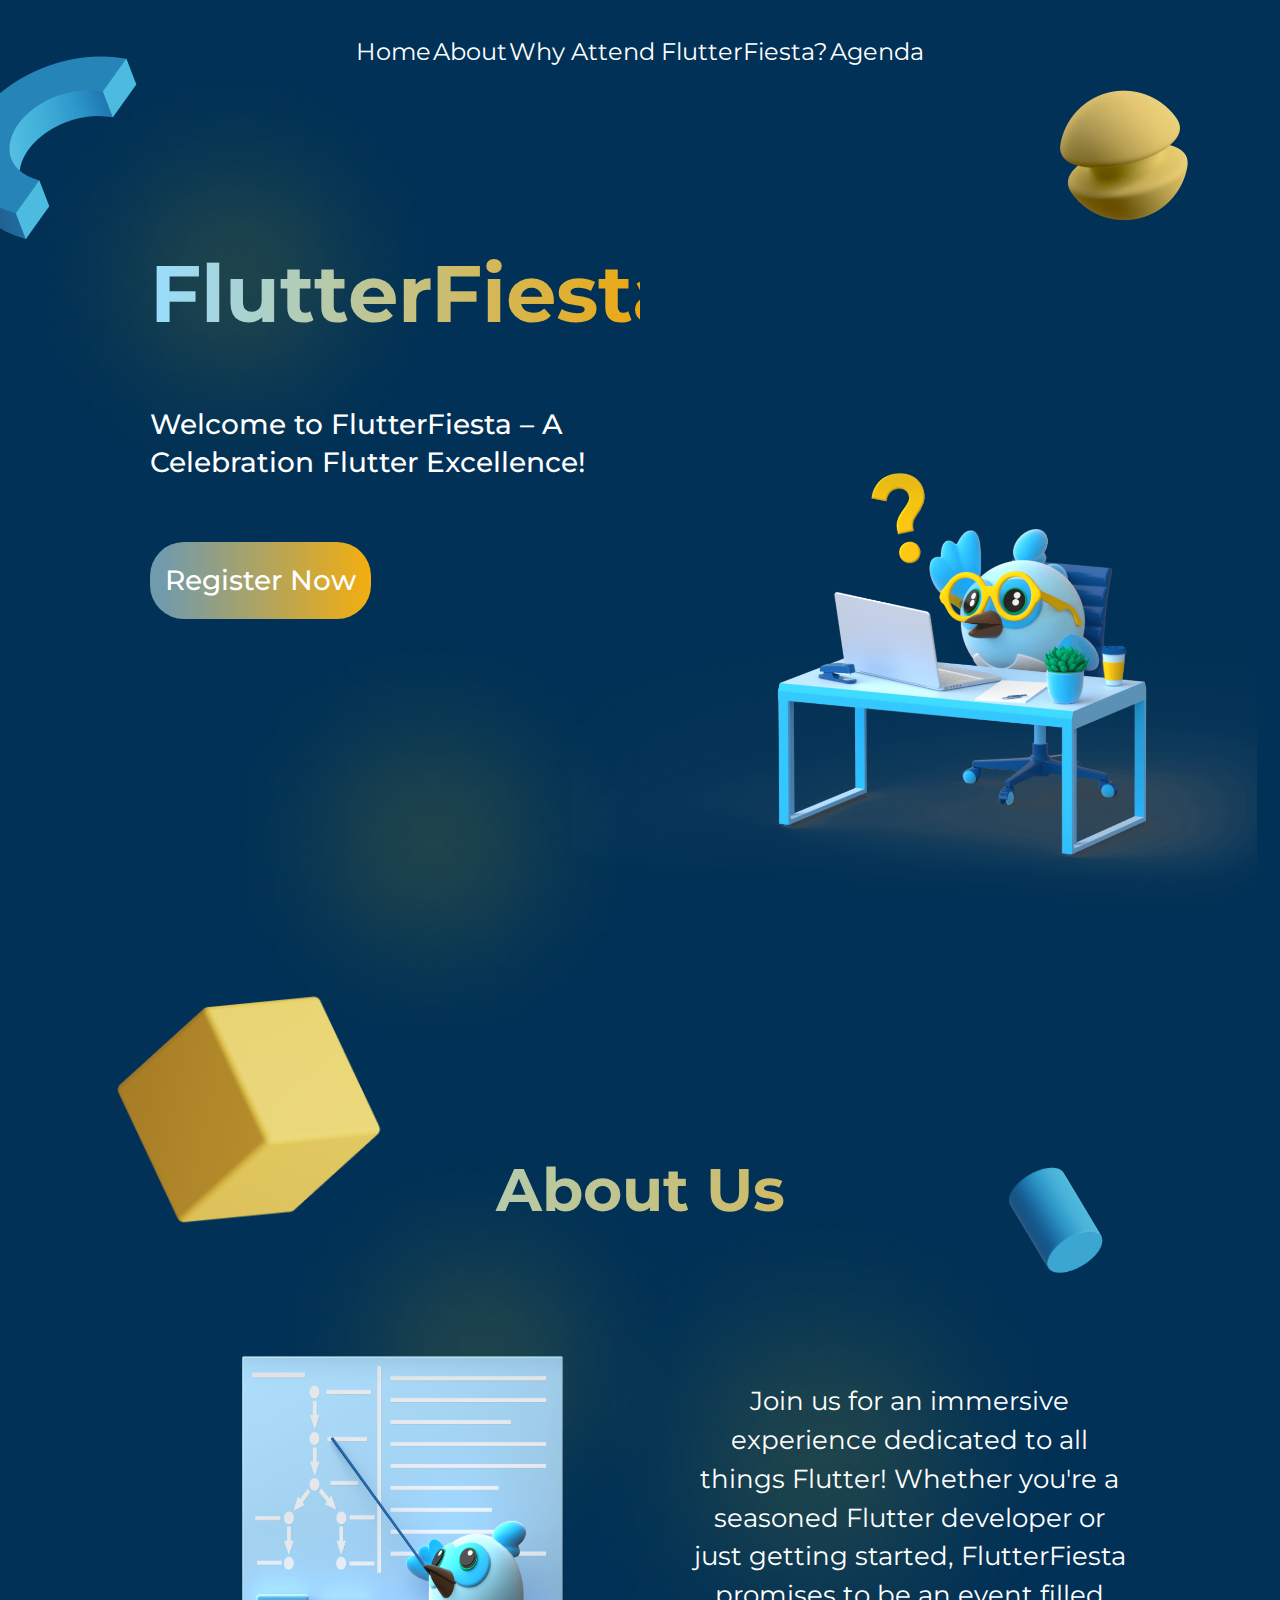
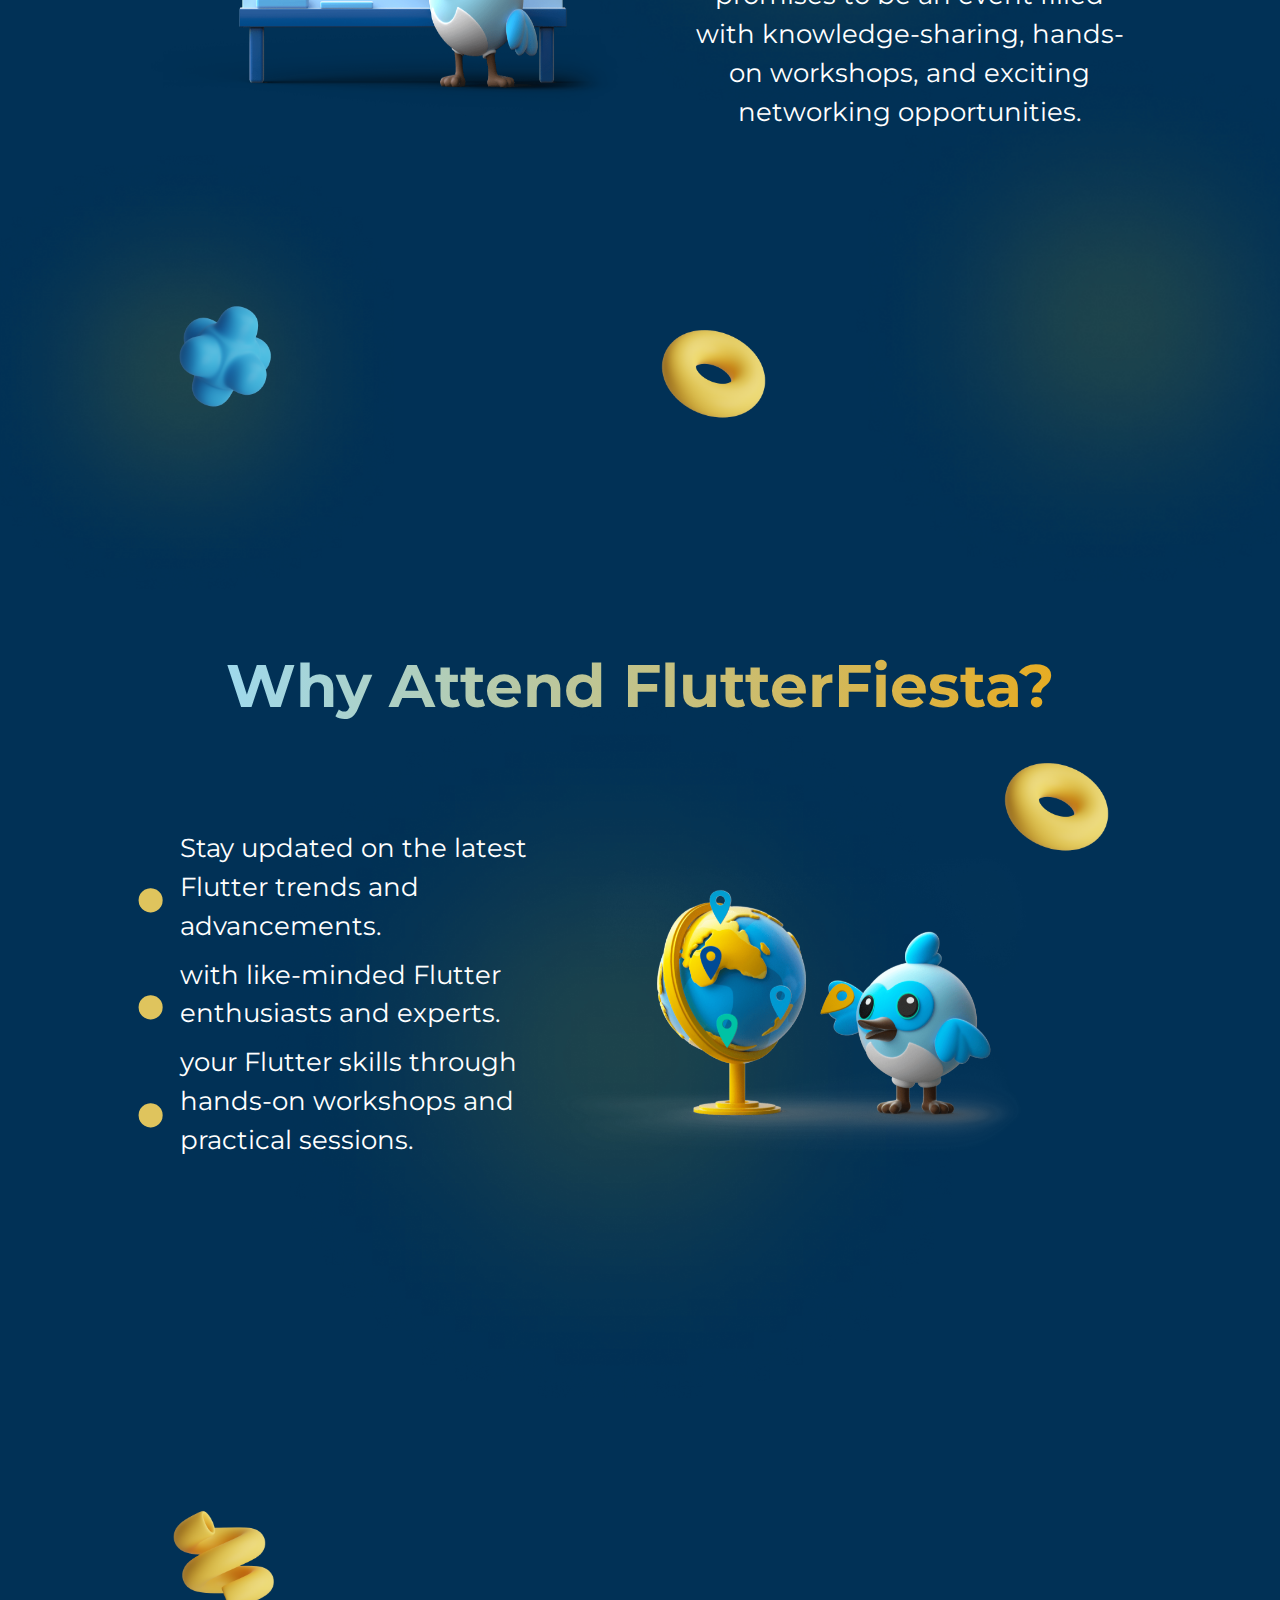
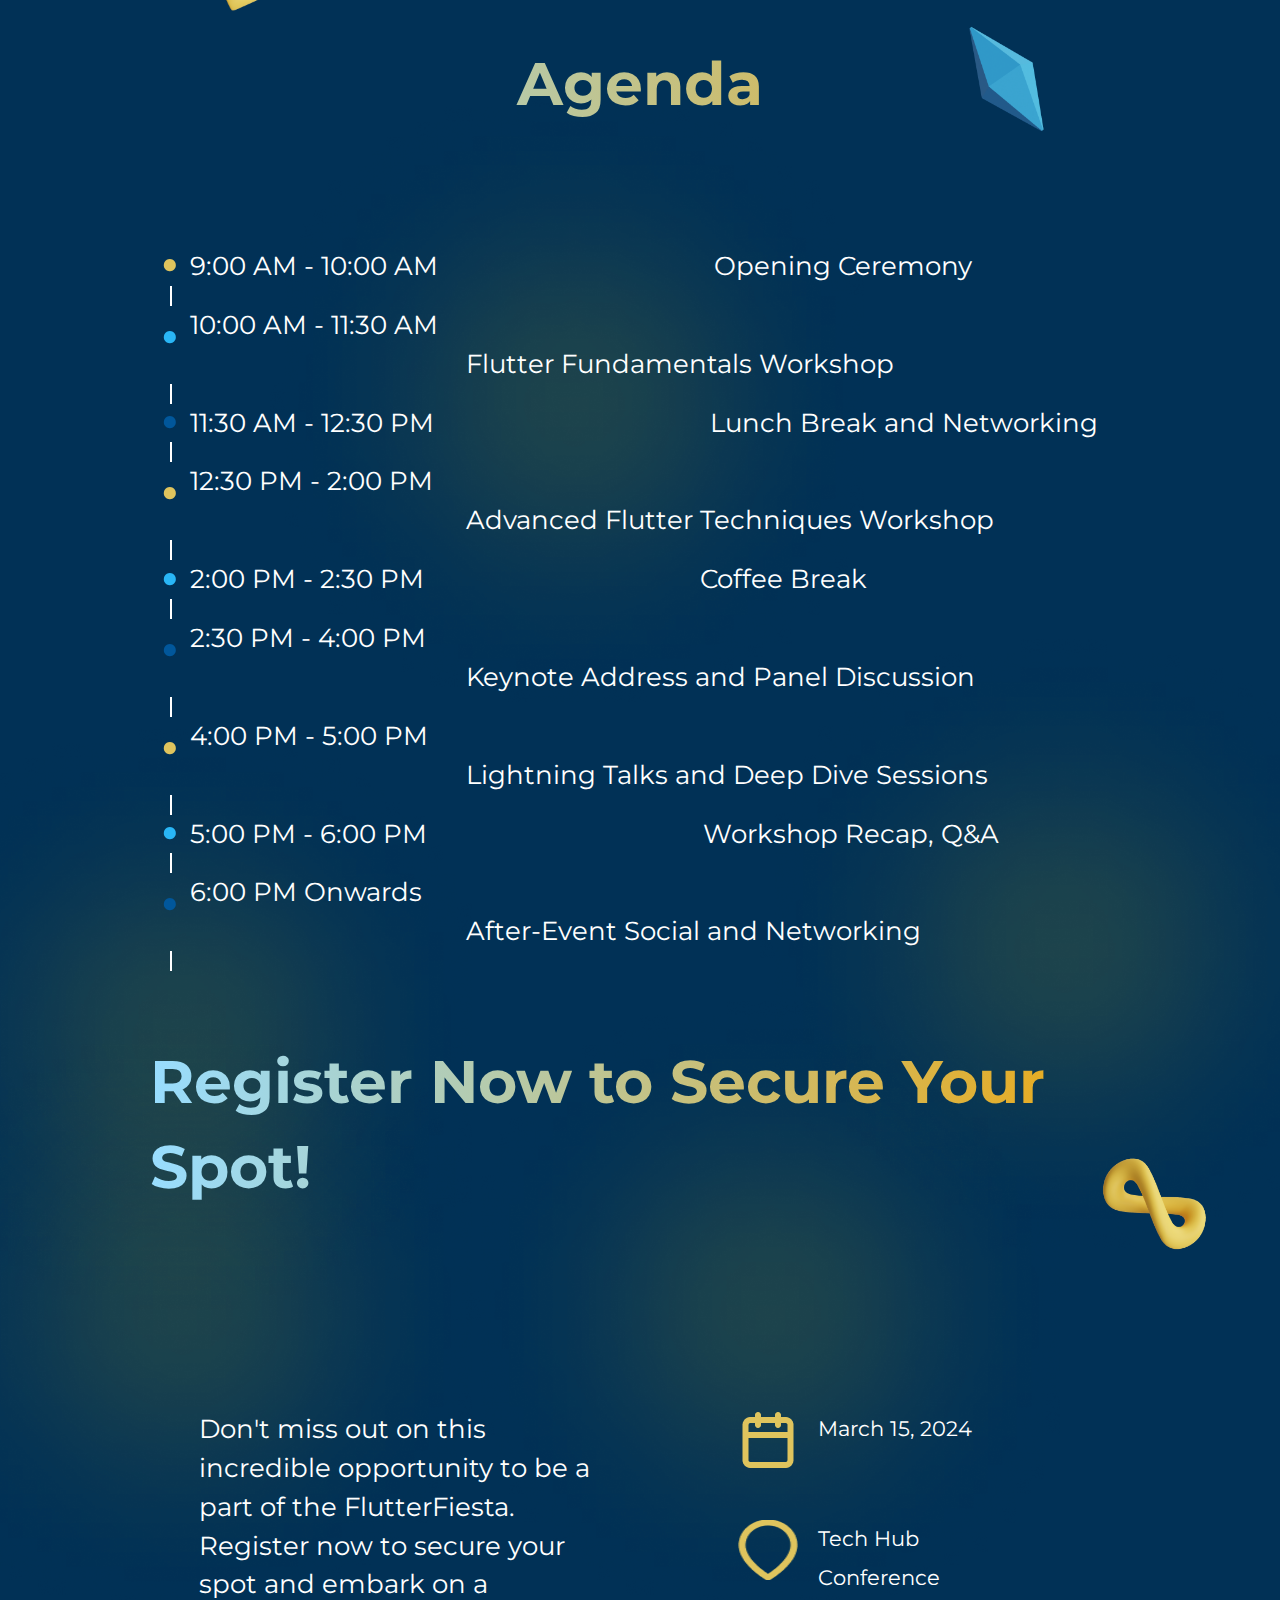
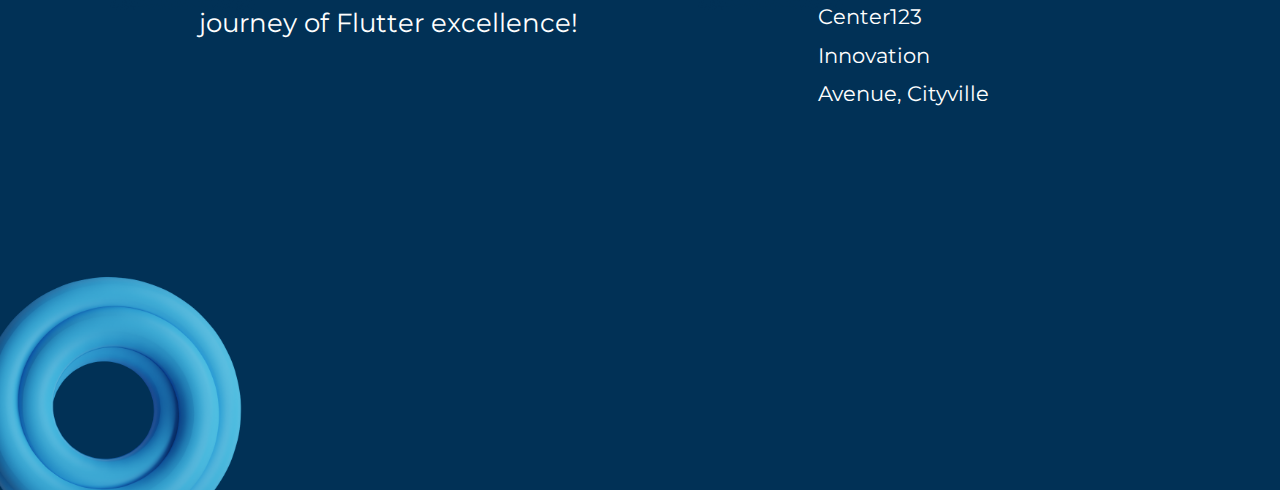
<file: index.html>
<!DOCTYPE html>
<html lang="en">
<head>
    <meta charset="UTF-8">
    <meta name="viewport" content="width=device-width, initial-scale=1.0">
    <title>FlutterFiesta</title>
    <link rel="stylesheet" href="style.css">
</head>
<body>
    <div class="nav">
        <ul>
            <li><a href="#" onclick="smoothScroll('Home')">Home</a></li>
            <li><a href="#" onclick="smoothScroll('About')">About</a></li>
            <li><a href="#" onclick="smoothScroll('Why-Attend')">Why Attend FlutterFiesta?</a></li>
            <li><a href="#" onclick="smoothScroll('Agenda')">Agenda</a></li>
       </ul>
    </div>
    <div class="content">
        <img src="images/Donut.png" id="Donut">
        <div id="Home">
            <div class="register-container">
                <h1>FlutterFiesta</h1>
                <img src="images/Ellipse 5.png" id="elipse1">
                <img src="images/Ellipse 5.png" id="elipse2">
                
                    <p>Welcome to FlutterFiesta – A Celebration 
                    Flutter Excellence!</p>
                
                <button>Register Now</button>
            </div>
            <img src="images/Group 2.png" id="Dash">
            <img src="images/sphere.png" id="sphere">
            <img src="images/Cube.png" id="cube">

        </div>
        <div id="About">
            <h1>About Us</h1>
            <img src="images/Cylinder.png" id="Cylinder">
            <img src="images/Ellipse 5.png" id="elipse3">
            <img src="images/Ellipse 5.png" id="elipse4">
            <div class="About-container">
                <img src="images/Group_3.png" id="Dash2">
                <p>Join us for an immersive experience dedicated to all things Flutter!
                     Whether you're a seasoned Flutter developer or just getting started,
                      FlutterFiesta promises to be an event filled with knowledge-sharing,
                       hands-on workshops, and exciting networking opportunities.</p>
            </div>
            <img src="images/Ellipse 5.png" id="elipse5">
            <img src="images/Ellipse 5.png" id="elipse6">
            <img src="images/Ring.png" id="Ring">
        </div>
        <div id="Why-Attend">
            <img src="images/shape.png" id="shape">
            <h1>Why Attend FlutterFiesta?</h1>
            <img src="images/Ring.png" id="Ring2">
            <img src="images/Ellipse 5.png" id="elipse7">
            <div class="container">
                <ul>
                    <li><span>Stay updated on the latest Flutter
                        trends and advancements.</span></li>
                    <li><span>with like-minded Flutter enthusiasts and experts.</span> </li>
                    <li><span>your Flutter skills through hands-on workshops and practical sessions.</span> </li>
                </ul>
                <img src="images/Group_5.png" id="Dash3">
            </div>
            <img src="images/Line.png" id="Line">

        </div>
        <div id="Agenda">
            <h1>Agenda</h1>
            <img src="images/Gem.png" id="Gem">
            <img src="images/Ellipse 5.png" id="elipse8">
            <img src="images/Ellipse 5.png" id="elipse9">
            <img src="images/Ellipse 5.png" id="elipse10">
            <ul>
                <li class="mark1">9:00 AM - 10:00 AM<span>Opening Ceremony</span></li>
                <li class="mark2">10:00 AM - 11:30 AM<span>Flutter Fundamentals Workshop</span> </li>
                <li class="mark3">11:30 AM - 12:30 PM<span>Lunch Break and Networking</span></li>
                <li class="mark1">12:30 PM - 2:00 PM<span>Advanced Flutter Techniques Workshop</span></li>
                <li class="mark2">2:00 PM - 2:30 PM<span>Coffee Break</span></li>
                <li class="mark3">2:30 PM - 4:00 PM<span>Keynote Address and Panel Discussion</span></li>
                <li class="mark1">4:00 PM - 5:00 PM<span>Lightning Talks and Deep Dive Sessions</span></li>
                <li class="mark2">5:00 PM - 6:00 PM<span>Workshop Recap, Q&A</span></li>
                <li class="mark3">6:00 PM Onwards <span>After-Event Social and Networking</span></li>
            </ul>
        </div>
       <div id="info">
             <h1>Register Now to Secure Your Spot!</h1>
             <img src="images/infinity.png" id="infinity">
             <img src="images/Ellipse 5.png" id="elipse11">
            <img src="images/Ellipse 5.png" id="elipse12">
             <div class="container">
                <p>Don't miss out on this incredible opportunity to be a part of the FlutterFiesta. Register now to secure your spot and embark on a journey of Flutter excellence!</p>
                <div class="column">

                    
                    <div class="row">
                        <img src="images/calendar.png" id="calendar">
                        <p>March 15, 2024</p>
                    </div>
                    <div class="row">
                        <img src="images/Vector.png" id="Vector">
                        <p>Tech Hub Conference Center123 Innovation Avenue, Cityville</p>
                    </div>
                </div>
            
            </div>
       </div>
      
    </div>
   
    <img src="images/Double-circle.png" id="Double-circle">
</body>
<script src="index.js"></script>
</html>
</file>
<file: style.css>
@import url('https://fonts.googleapis.com/css2?family=Montserrat:wght@400;700&family=Open+Sans:wght@300&family=Poppins:wght@700&family=Roboto:wght@400;700&display=swap');

*{
    margin: 0;
    padding: 0;
    font-family: "Montserrat";
    box-sizing: border-box;
}

body{
    background-color: #013156;
    margin : 52px 150px;
    display: flex;
    flex-direction: column;
    position: relative;
} 

.nav {
    width: 60%;
    padding: 10px;
    position: absolute;
    left: 50%;
    transform:  translate(-50%,-50%);
}
.nav ul{
    display: flex;
    list-style: none;
    justify-content: space-between;
    
}

.nav a{
    color: #fff;
    text-decoration: none;
    font-size: 1.5rem;
    font-weight: 400;
    line-height: 1.81rem;
    letter-spacing: 0em;

}



#Home{
    display: flex;
    flex-direction: row;
    height: 100vh;
    position: relative;  

}

#Donut{
    position: absolute;
    left : -150px;
    top : -1%;
}

.register-container{
    margin-top: 184px;
    width: 50%;
    position: relative;
}
.register-container h1{
    Width :100%;
    margin-bottom: 52px;
    font-size: 5rem;
    font-weight: 700;
    line-height: 7.3rem;
    letter-spacing: 0em;
    background: linear-gradient(to right, #98DDFF ,  #EDA811 );
    background-clip: text;
    color: transparent; 
}

.register-container p{
    font-size: 1.75rem;
    font-weight: 500;
    line-height: 2.4rem;
    letter-spacing: 0em;
    color: #fff;
    text-align: left;
}

.register-container button{
    width: 45%;
    height: 77px;
    padding: 20px, 32px, 20px, 32px;
    border-radius: 34px;
    margin-top:60px;
    background: linear-gradient(to right,#719aac 5% , #F3AE0F 100%) ;
    border: 0;
    font-family: "Montserrat";
    font-size: 1.75rem;
    font-weight: 500;
    line-height: 2.3rem;
    letter-spacing: 0em;
    color: #fff;
    cursor: pointer; 
}

#Dash{
    max-width:70%;
    overflow: hidden;
    position: absolute;
    right:-13%;
    bottom: 0;
    z-index: -5;
}

#sphere{
    max-width:30%; 
    position: absolute;
    top: 0;
    right: -10%;
}

#cube{
    max-width:40%;
    position: absolute;
    bottom: -40%;
    left:-10%; 
}
#elipse1{
    width: 100%;
    position: absolute;
    z-index: -10;
    top:-30%;
    left:-30%;
}

#elipse2{
    width: 100%;
    position: absolute;
    z-index: -10;
    bottom:-20%;
    left:10%;

}

#About{
    margin: 20% 0;
    height: 100vh;
    display: flex;
    flex-direction: column;
    position: relative;
}
#About .About-container{
    margin-top: 100px;
    display: flex;
    flex-direction: row;
    position: relative;
}


#About h1{ 
   font-size: 3.75rem;
   font-weight: 700;
   line-height: 5.31rem;
   letter-spacing: 0em;
   display: flex;
   justify-content: center;
   background: linear-gradient(to right, #98DDFF ,  #EDA811 );
   background-clip: text;
   color: transparent; 
   
}

#Dash2{
    Width:50%;
    
}

#Cylinder{
    position: absolute;
    width: 15%;
    right: 0;
    top: 0;
    
}

#Ring{
    position: absolute;
    width: 15%;
    bottom: 0;
    left:50%;
}
#About p{
    
    margin-top: 5%;
    margin-left: 5%;
    font-size: 1.65rem;
    font-weight: 400;
    line-height: 2.43rem;
    letter-spacing: 0em;
    text-align: center;
    color: #fff;


}

#Why-Attend{
    height: 100vh;
    display: flex;
    flex-direction: column;
    position: relative;

}

#Why-Attend .container{
    margin-top: 100px;
    display: flex;
    flex-direction: row;
    position: relative;
}

#Why-Attend h1{ 
    font-size: 3.75rem;
    font-weight: 700;
    line-height: 5.31rem;
    letter-spacing: 0em;
    display: flex;
    justify-content: center;
    background: linear-gradient(to right, #98DDFF ,  #EDA811 );
    background-clip: text;
    color: transparent;    
 }

#Why-Attend ul{
    font-size: 1.65rem;
    font-weight: 400;
    line-height: 2.43rem;
    letter-spacing: 0em;
    text-align: left;
    color: #fff;
    list-style-type: none;
}

#Why-Attend li {
    margin-bottom: 10px;
    padding-left: 30px; 
    position: relative; 
}

#Why-Attend li::before{
    color: #DFC45D;
    content: '•'; 
    position: absolute;
    font-size: 10rem; 
    left: 0; 
    top: 50%; 
    transform: translate(-50%,-50%);
    
}

#Dash3{
    Width:60%;    
}

#shape{
    position: absolute;
    width: 15%;
    top : -40%;
    left:0;
}



#Ring2{
    position: absolute;
    width: 15%;
    right: 0;
    top: 10%;
}

#Line{
    position: absolute;
    width: 15%;
    left:0;
    bottom: -10%; 
}

#Agenda{
    margin: 10% 0;
    height: 100vh;
    display: flex;
    flex-direction: column;
    position: relative;
}

#Agenda h1{ 
    font-size: 3.75rem;
    font-weight: 700;
    line-height: 5.31rem;
    letter-spacing: 0em;
    display: flex;
    justify-content: center;
    background: linear-gradient(to right, #98DDFF ,  #EDA811 );
    background-clip: text;
    color: transparent; 
    
 }

 #Agenda ul{
    margin-top: 100px;
    font-size: 1.65rem;
    font-weight: 400;
    line-height: 2.43rem;
    letter-spacing: 0em;
    text-align: left;
    color: #fff;
    list-style-type: none;
}

#Agenda li{
    margin :20px;
    position: relative;
    padding-left: 20px;
}

#Agenda li span{
    display:inline-block;
    margin-left: 30%;
   
}

#Agenda  li::before {
    content: '•'; 
    font-size: 5rem;
    position: absolute;
    left:0;
    top: 32%; 
    transform: translate(-50%,-50%);
    
  }

#Agenda .mark1::before{
    color: #DFC45D; 
}

#Agenda .mark2::before{
    color: #29B6F6; 
}

#Agenda .mark3::before{
    color: #01579B; 
}

#Agenda li::after {
    content: '';
    position: absolute;
    top: 100%;
    left:0;
    bottom: -20px;
    width: 2px; 
    background-color: #fff; 
    z-index: -1; 
  }

#Gem{
    position: absolute;
    width: 25%;
    right: 0;
    top: -10%;
}

#info{
    margin: 10% 0 0;
    height: 100vh;
    display: flex;
    flex-direction: column;
    position: relative;
}

#info h1{ 
    font-size: 3.75rem;
    font-weight: 700;
    line-height: 5.31rem;
    letter-spacing: 0em;
    display: flex;
    justify-content: center;
    background: linear-gradient(to right, #98DDFF ,  #EDA811 );
    background-clip: text;
    color: transparent; 
    
 }

 #info .container{
    margin-top: 200px;
    display: flex;
    flex-direction: row;
    position: relative;
}

#info p{
    width: 50%;
    margin-left: 5%;
    font-size: 1.65rem;
    font-weight: 400;
    line-height: 2.43rem;
    letter-spacing: 0em;
    text-align: left;
    color: #fff;
}

#info .column{
    width:50%;
    margin-left: 15%;
    display: flex;
    flex-direction: column;
}

#info .row{
    display: flex;
    flex-direction: row;
    margin-bottom:50px;
}

#info .row img{
    width: 60px;
    height: 60px; 
}

#info .row p{
    font-size: 1.3rem;
}

#infinity{
    position: absolute;
    width: 15%;
    right: -10%;
    top: 10%;
}

#Double-circle{
    position: absolute;
    width: 30%;
    left : -150px;
    bottom: -150px;
}

#elipse3{
    width: 50%;
    position: absolute;
    z-index: -10;
    bottom:-20%;
    left:-20%;

}

#elipse4{
    width: 50%;
    position: absolute;
    z-index: -10;
    top:-5%;
    left:10%;

}

#elipse5{
    width: 60%;
    position: absolute;
    z-index: -10;
    top:0;
    left:40%;

}

#elipse6{
    width: 60%;
    position: absolute;
    z-index: -10;
    bottom:-20%;
    left:70%;

}
#elipse7{
    width: 80%;
    position: absolute;
    z-index: -10;
    top:0;
    left:10%;

}
#elipse8{
    width: 70%;
    position: absolute;
    z-index: -10;
    top:0;
    left:10%;

}
#elipse9{
    width: 70%;
    position: absolute;
    z-index: -10;
    bottom:-40%;
    left:60%;

}
#elipse10{
    width: 70%;
    position: absolute;
    z-index: -10;
    bottom:-50%;
    left:-30%;

}
#elipse11{
    width: 70%;
    position: absolute;
    z-index: -10;
    top:-10%;
    left:-30%;

}
#elipse12{
    width: 70%;
    position: absolute;
    z-index: -10;
    top:-10%;
    left:30%;

}
</file>
